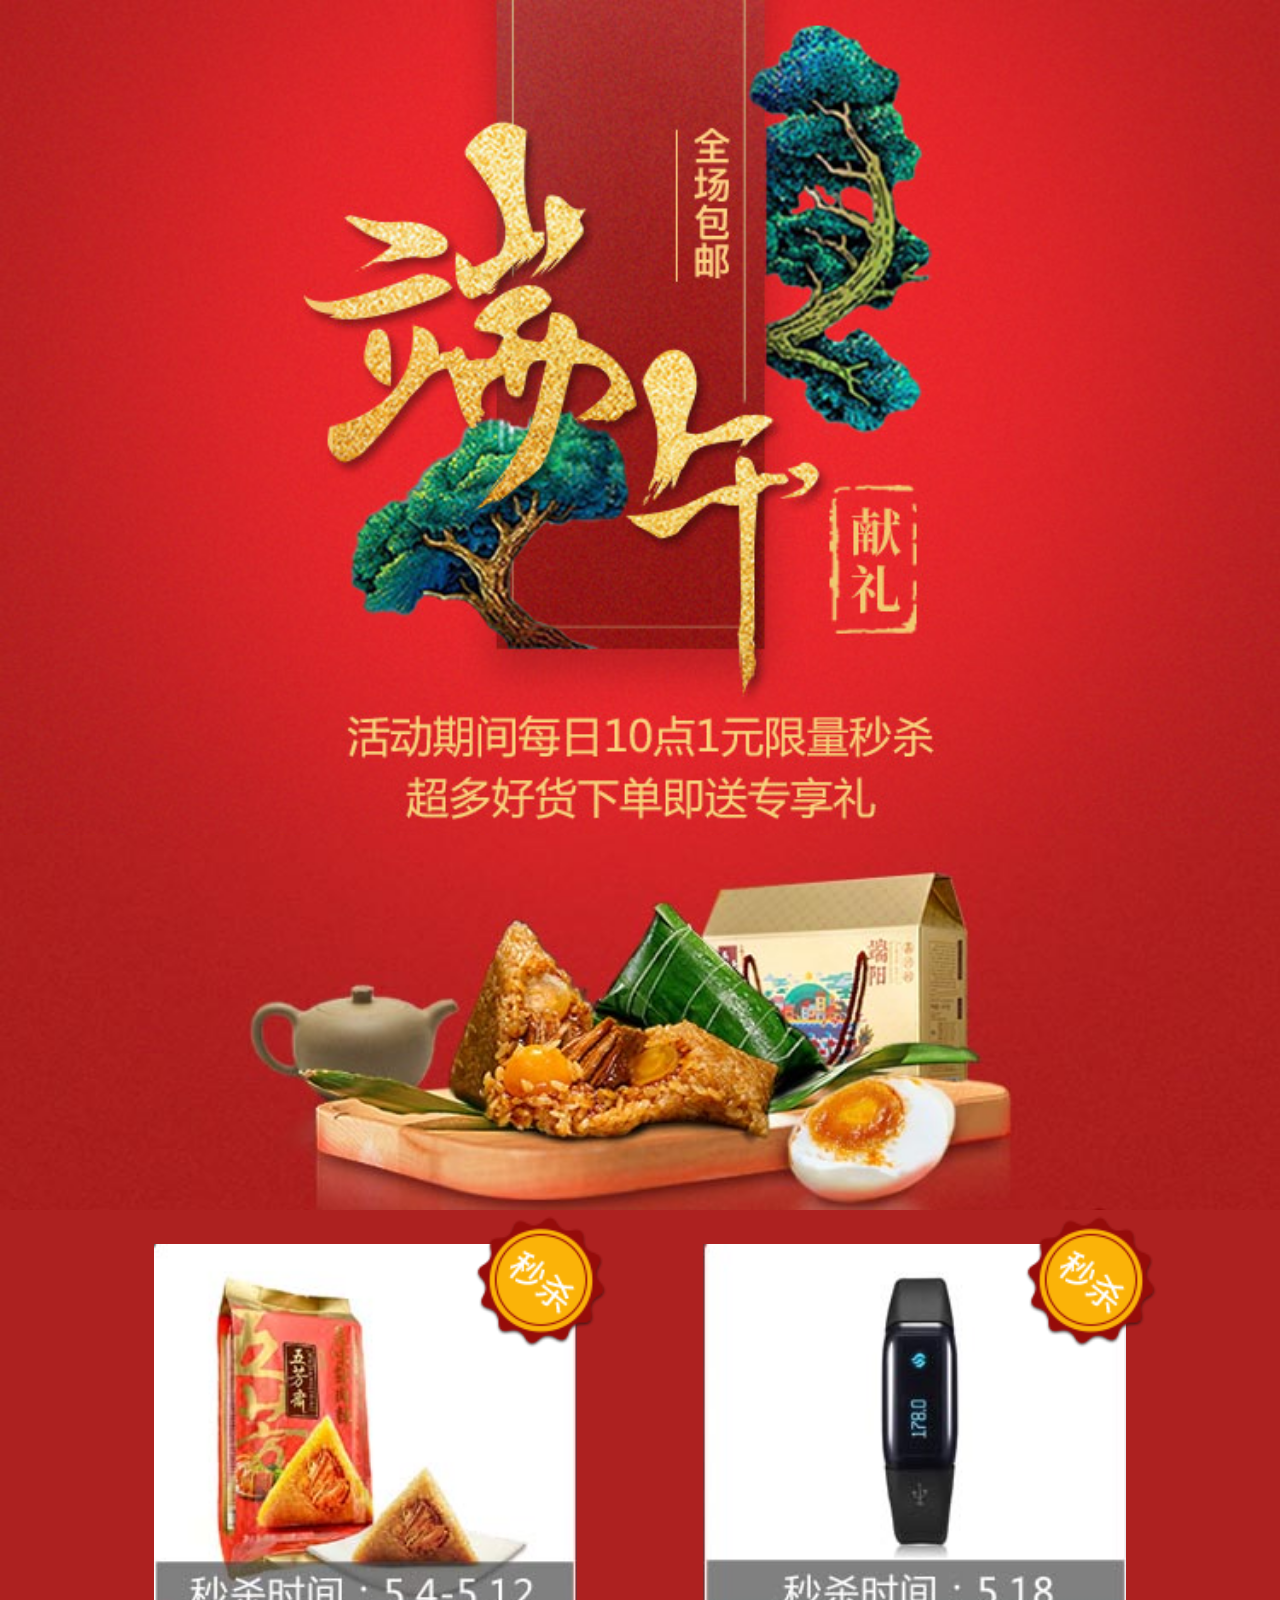
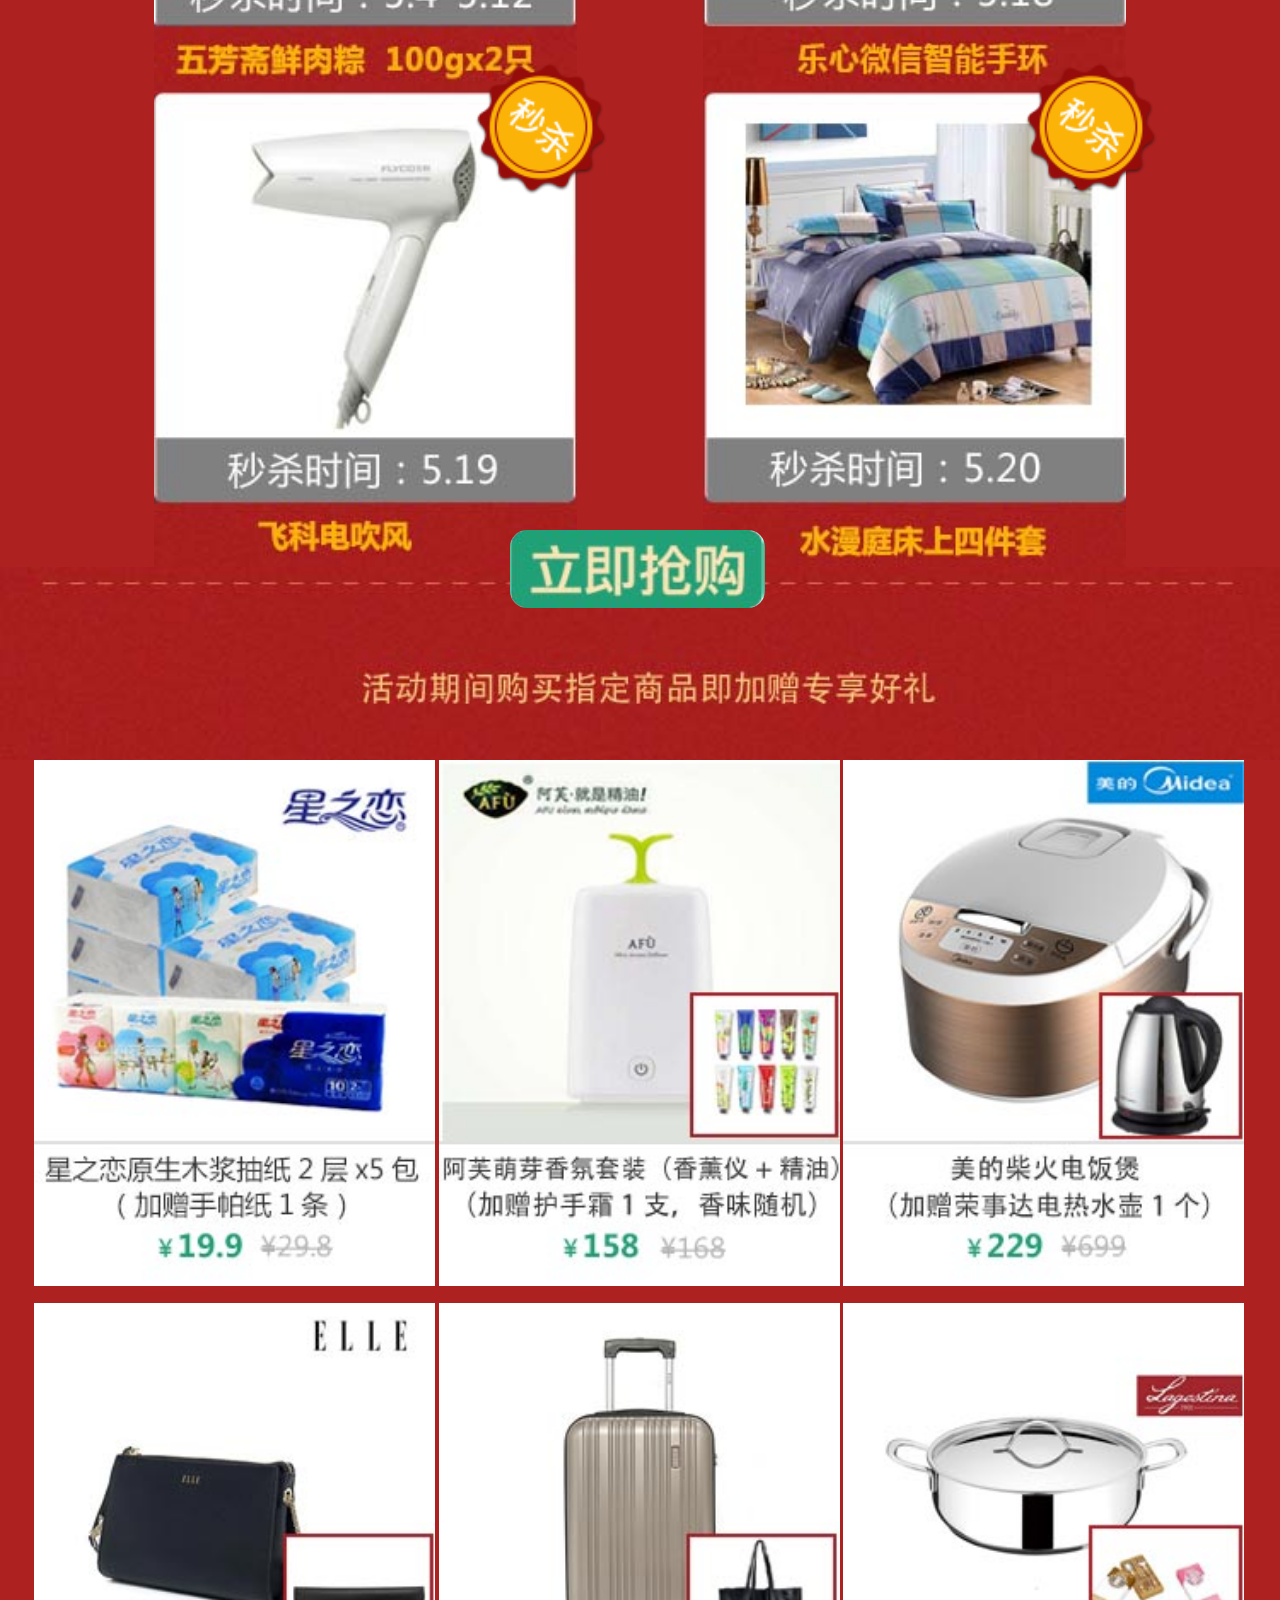
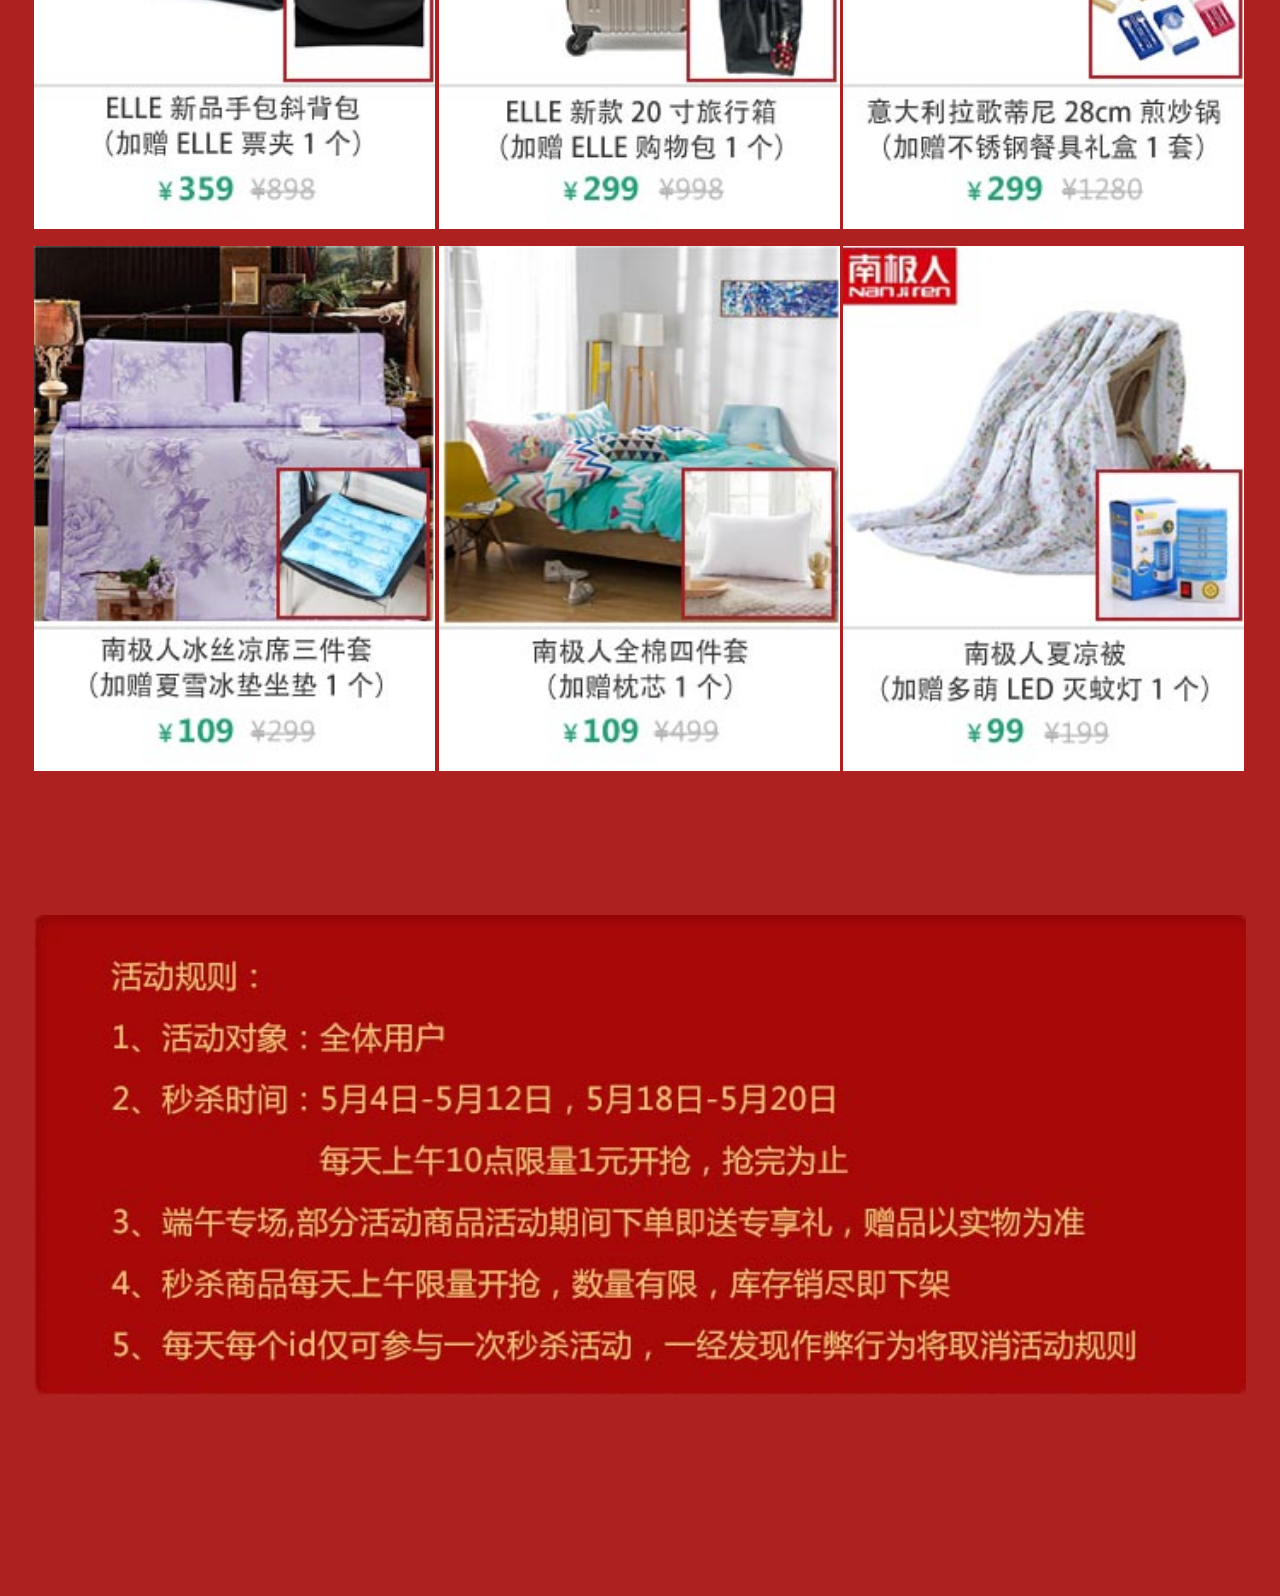
<file: duanwu/index.html>
<!DOCTYPE html>
<html>
<head>
<meta charset="utf-8">
<meta name="viewport" content="width=device-width,initial-scale=1.0,maximum-scale=1.0,user-scalable=no" />
<meta name="apple-touch-fullscreen" content="YES" />
<meta name="format-detection" content="telephone=no" />
<meta name="apple-mobile-web-app-capable" content="yes" />
<meta name="apple-touch-fullscreen" content="yes" />
<meta name="apple-mobile-web-app-status-bar-style" content="black" />
<!-- <link rel="stylesheet" type="text/css" href="framework/css/reset.css" /> -->
<link rel="stylesheet" type="text/css" href="app/css/index.css" />
<title>端午外发</title>
<script type="text/javascript">
	//auto adaptation
	var calculate_size = function () {
		var BASE_FONT_SIZE = 100;

		var docEl = document.documentElement,
			clientWidth = docEl.clientWidth;
		if (!clientWidth) return;
		docEl.style.fontSize = BASE_FONT_SIZE * (clientWidth / 750) + 'px';
	};

	// Abort if browser does not support addEventListener
	if (document.addEventListener) {
		var resizeEvt = 'orientationchange' in window ? 'orientationchange' : 'resize';
		window.addEventListener(resizeEvt, calculate_size, false);
		document.addEventListener('DOMContentLoaded', calculate_size, false);
		calculate_size();
	}

</script>
<style type="text/css">
</style>
</head>
<body data-channelId="5089AvcP8m">
    <div class="box">
         <img class="main" src="./app/images/head.jpg">
         <img class="main" src="./app/images/pic_02.jpg">
         <div class="miaosha">
             <ul class="clearfix" id="msList">
                 <li>
                     <a href="##">
                        <img src="./app/images/wfz.jpg" alt="五芳斋粽子">
                     </a>
                     <span class="ms-logo">
                         <img src="./app/images/ms_03.png">
                     </span>
                 </li>
                 <li>
                     <a href="##">
                        <img src="./app/images/wxsh.jpg" alt="微信手环">
                    </a>
                    <span class="ms-logo">
                         <img src="./app/images/ms_03.png">
                    </span>
                 </li>
                 <li>
                     <a href="##">
                        <img src="./app/images/fkdf.jpg" alt="飞科吹风机">
                    </a>
                    <span class="ms-logo">
                         <img src="./app/images/ms_03.png">
                     </span>
                 </li>
                 <li>
                     <a href="##">
                        <img src="./app/images/sjt.jpg" alt="水漫庭床上四件套">
                    </a>
                    <span class="ms-logo">
                         <img src="./app/images/ms_03.png">
                     </span>
                 </li>
             </ul>
             <div class="button"></div>
         </div>
         <img class="main" src="./app/images/gift.jpg">
         <div class="giftList">
             <ul class="clearfix" id="giftList">
                 <li>
                     <a href="##">
                         <img src="./app/images/gift_01.jpg">
                     </a>
                 </li>
                 <li>
                     <a href="##">
                         <img src="./app/images/gift_02.jpg">
                     </a>
                 </li>
                 <li class="clearMargin">
                     <a href="##">
                         <img src="./app/images/gift_03.jpg">
                     </a>
                 </li>
                 <li>
                     <a href="##">
                         <img src="./app/images/gift_04.jpg">
                     </a>
                 </li>
                 <li>
                     <a href="##">
                         <img src="./app/images/gift_05.jpg">
                     </a>
                 </li>
                 <li class="clearMargin">
                     <a href="##">
                         <img src="./app/images/gift_06.jpg">
                     </a>
                 </li>
                 <li>
                     <a href="##">
                         <img src="./app/images/gift_07.jpg">
                     </a>
                 </li>
                 <li>
                     <a href="##">
                         <img src="./app/images/gift_08.jpg">
                     </a>
                 </li>
                 <li class="clearMargin">
                     <a href="##">
                         <img src="./app/images/gift_09.jpg">
                     </a>
                 </li>
             </ul>
         </div>
         <img class="rulesText" src="./app/images/text.jpg">
    </div>
</body>
</html>
</file>
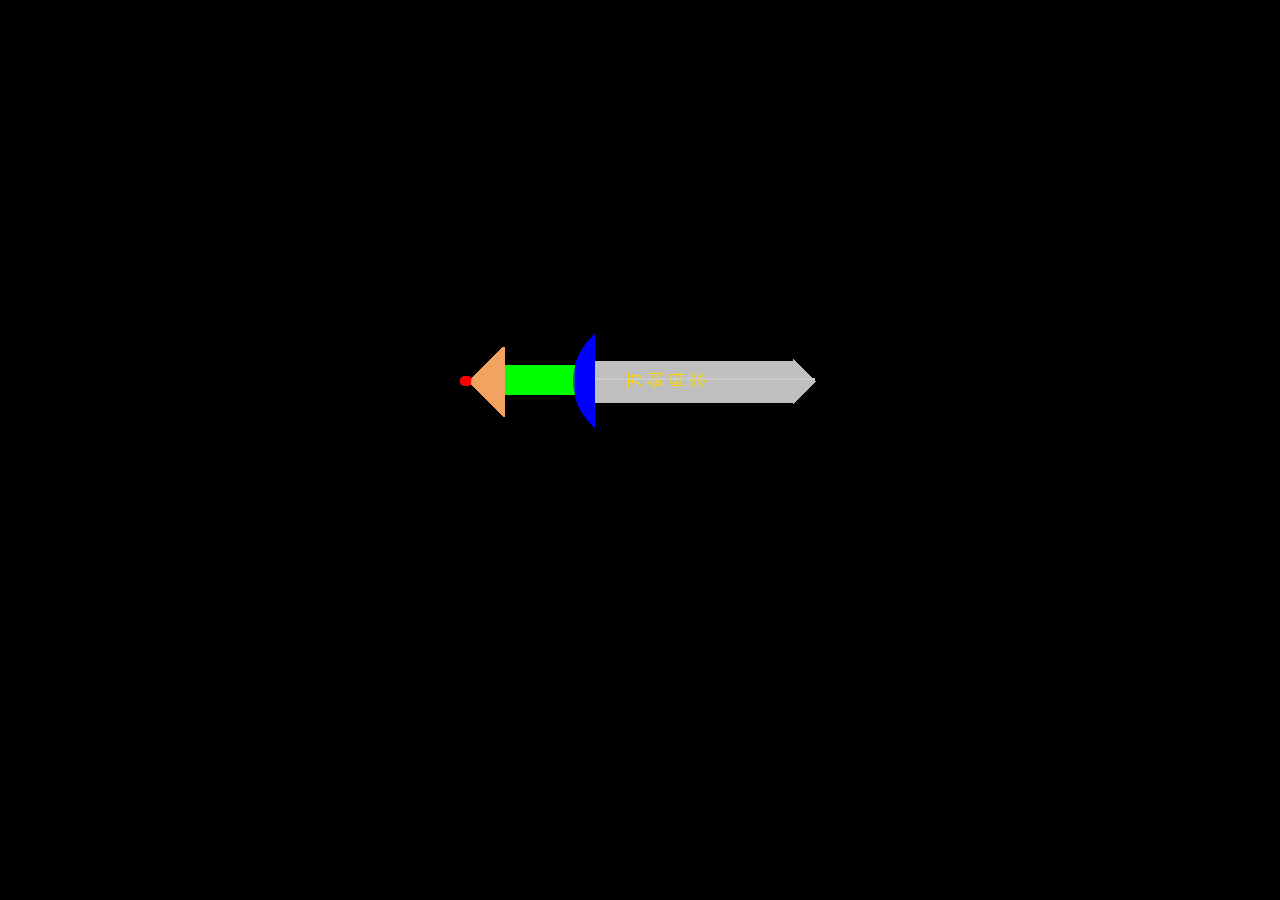
<file: wanjianguizong/index.html>
<!DOCTYPE html>
<html lang="en">
<head>
	<meta charset="UTF-8">
	<title>Document</title>
	<link rel="stylesheet" href="style.css">
</head>
<body>
	<div class="include">
		<div class="include-lay1">
			<div class="lay1">
				<div class="sword one">
					<div class="circle"></div>
					<div class="sword-top">
						<div class="sword-top-inner"></div>
					</div>
					<div class="sword-hand"></div>
					<div class="sword-foot">
						<div class="sword-foot-inner"></div>
					</div>
					<div class="sword-body">
							<div class="sword-body-part1"></div>
							<div class="sword-body-part2">
								<div class="sword-body-part2-inner"></div>
							</div>
					</div>
					<div class="sword-body-line"></div>
				</div>
				<div class="sword two">
					<div class="circle"></div>
					<div class="sword-top">
						<div class="sword-top-inner"></div>
					</div>
					<div class="sword-hand"></div>
					<div class="sword-foot">
						<div class="sword-foot-inner"></div>
					</div>
					<div class="sword-body">
							<div class="sword-body-part1"></div>
							<div class="sword-body-part2">
								<div class="sword-body-part2-inner"></div>
							</div>
					</div>
					<div class="sword-body-line"></div>
				</div>
				<div class="sword three">
					<div class="circle"></div>
					<div class="sword-top">
						<div class="sword-top-inner"></div>
					</div>
					<div class="sword-hand"></div>
					<div class="sword-foot">
						<div class="sword-foot-inner"></div>
					</div>
					<div class="sword-body">
							<div class="sword-body-part1"></div>
							<div class="sword-body-part2">
								<div class="sword-body-part2-inner"></div>
							</div>
					</div>
					<div class="sword-body-line"></div>
				</div>
				<div class="sword four">
					<div class="circle"></div>
					<div class="sword-top">
						<div class="sword-top-inner"></div>
					</div>
					<div class="sword-hand"></div>
					<div class="sword-foot">
						<div class="sword-foot-inner"></div>
					</div>
					<div class="sword-body">
							<div class="sword-body-part1"></div>
							<div class="sword-body-part2">
								<div class="sword-body-part2-inner"></div>
							</div>
					</div>
					<div class="sword-body-line"></div>
				</div>
				<div class="sword five">
					<div class="circle"></div>
					<div class="sword-top">
						<div class="sword-top-inner"></div>
					</div>
					<div class="sword-hand"></div>
					<div class="sword-foot">
						<div class="sword-foot-inner"></div>
					</div>
					<div class="sword-body">
							<div class="sword-body-part1"></div>
							<div class="sword-body-part2">
								<div class="sword-body-part2-inner"></div>
							</div>
					</div>
					<div class="sword-body-line"></div>
				</div>
				<div class="sword six">
					<div class="circle"></div>
					<div class="sword-top">
						<div class="sword-top-inner"></div>
					</div>
					<div class="sword-hand"></div>
					<div class="sword-foot">
						<div class="sword-foot-inner"></div>
					</div>
					<div class="sword-body">
							<div class="sword-body-part1"></div>
							<div class="sword-body-part2">
								<div class="sword-body-part2-inner"></div>
							</div>
					</div>
					<div class="sword-body-line"></div>
				</div>
				<div class="sword seven">
					<div class="circle"></div>
					<div class="sword-top">
						<div class="sword-top-inner"></div>
					</div>
					<div class="sword-hand"></div>
					<div class="sword-foot">
						<div class="sword-foot-inner"></div>
					</div>
					<div class="sword-body">
							<div class="sword-body-part1"></div>
							<div class="sword-body-part2">
								<div class="sword-body-part2-inner"></div>
							</div>
					</div>
					<div class="sword-body-line"></div>
				</div>
				<div class="sword eight">
					<div class="circle"></div>
					<div class="sword-top">
						<div class="sword-top-inner"></div>
					</div>
					<div class="sword-hand"></div>
					<div class="sword-foot">
						<div class="sword-foot-inner"></div>
					</div>
					<div class="sword-body">
							<div class="sword-body-part1"></div>
							<div class="sword-body-part2">
								<div class="sword-body-part2-inner"></div>
							</div>
					</div>
					<div class="sword-body-line"></div>
				</div>
				<div class="sword nine">
					<div class="circle"></div>
					<div class="sword-top">
						<div class="sword-top-inner"></div>
					</div>
					<div class="sword-hand"></div>
					<div class="sword-foot">
						<div class="sword-foot-inner"></div>
					</div>
					<div class="sword-body">
							<div class="sword-body-part1"></div>
							<div class="sword-body-part2">
								<div class="sword-body-part2-inner"></div>
							</div>
					</div>
					<div class="sword-body-line"></div>
				</div>
				<div class="sword ten">
					<div class="circle"></div>
					<div class="sword-top">
						<div class="sword-top-inner"></div>
					</div>
					<div class="sword-hand"></div>
					<div class="sword-foot">
						<div class="sword-foot-inner"></div>
					</div>
					<div class="sword-body">
							<div class="sword-body-part1"></div>
							<div class="sword-body-part2">
								<div class="sword-body-part2-inner"></div>
							</div>
					</div>
					<div class="sword-body-line"></div>
				</div>
				<div class="sword eleven">
					<div class="circle"></div>
					<div class="sword-top">
						<div class="sword-top-inner"></div>
					</div>
					<div class="sword-hand"></div>
					<div class="sword-foot">
						<div class="sword-foot-inner"></div>
					</div>
					<div class="sword-body">
							<div class="sword-body-part1"></div>
							<div class="sword-body-part2">
								<div class="sword-body-part2-inner"></div>
							</div>
					</div>
					<div class="sword-body-line"></div>
				</div>
				<div class="sword twelve">
					<div class="circle"></div>
					<div class="sword-top">
						<div class="sword-top-inner"></div>
					</div>
					<div class="sword-hand"></div>
					<div class="sword-foot">
						<div class="sword-foot-inner"></div>
					</div>
					<div class="sword-body">
							<div class="sword-body-part1"></div>
							<div class="sword-body-part2">
								<div class="sword-body-part2-inner"></div>
							</div>
					</div>
					<div class="sword-body-line"></div>
				</div>
				<div class="sword thirteen">
					<div class="circle"></div>
					<div class="sword-top">
						<div class="sword-top-inner"></div>
					</div>
					<div class="sword-hand"></div>
					<div class="sword-foot">
						<div class="sword-foot-inner"></div>
					</div>
					<div class="sword-body">
							<div class="sword-body-part1"></div>
							<div class="sword-body-part2">
								<div class="sword-body-part2-inner"></div>
							</div>
					</div>
					<div class="sword-body-line"></div>
				</div>
				<div class="sword fourteen">
					<div class="circle"></div>
					<div class="sword-top">
						<div class="sword-top-inner"></div>
					</div>
					<div class="sword-hand"></div>
					<div class="sword-foot">
						<div class="sword-foot-inner"></div>
					</div>
					<div class="sword-body">
							<div class="sword-body-part1"></div>
							<div class="sword-body-part2">
								<div class="sword-body-part2-inner"></div>
							</div>
					</div>
					<div class="sword-body-line"></div>
				</div>
				<div class="sword fiveteen">
					<div class="circle"></div>
					<div class="sword-top">
						<div class="sword-top-inner"></div>
					</div>
					<div class="sword-hand"></div>
					<div class="sword-foot">
						<div class="sword-foot-inner"></div>
					</div>
					<div class="sword-body">
							<div class="sword-body-part1"></div>
							<div class="sword-body-part2">
								<div class="sword-body-part2-inner"></div>
							</div>
					</div>
					<div class="sword-body-line"></div>
				</div>
				<div class="sword sixteen">
					<div class="circle"></div>
					<div class="sword-top">
						<div class="sword-top-inner"></div>
					</div>
					<div class="sword-hand"></div>
					<div class="sword-foot">
						<div class="sword-foot-inner"></div>
					</div>
					<div class="sword-body">
							<div class="sword-body-part1"><span>万剑归宗</span></div>
							<div class="sword-body-part2">
								<div class="sword-body-part2-inner"></div>
							</div>
					</div>
					<div class="sword-body-line"></div>
				</div>
			</div>
		</div>
		<div class="lay3"></div>
	</div>
</body>
</html>
</file>
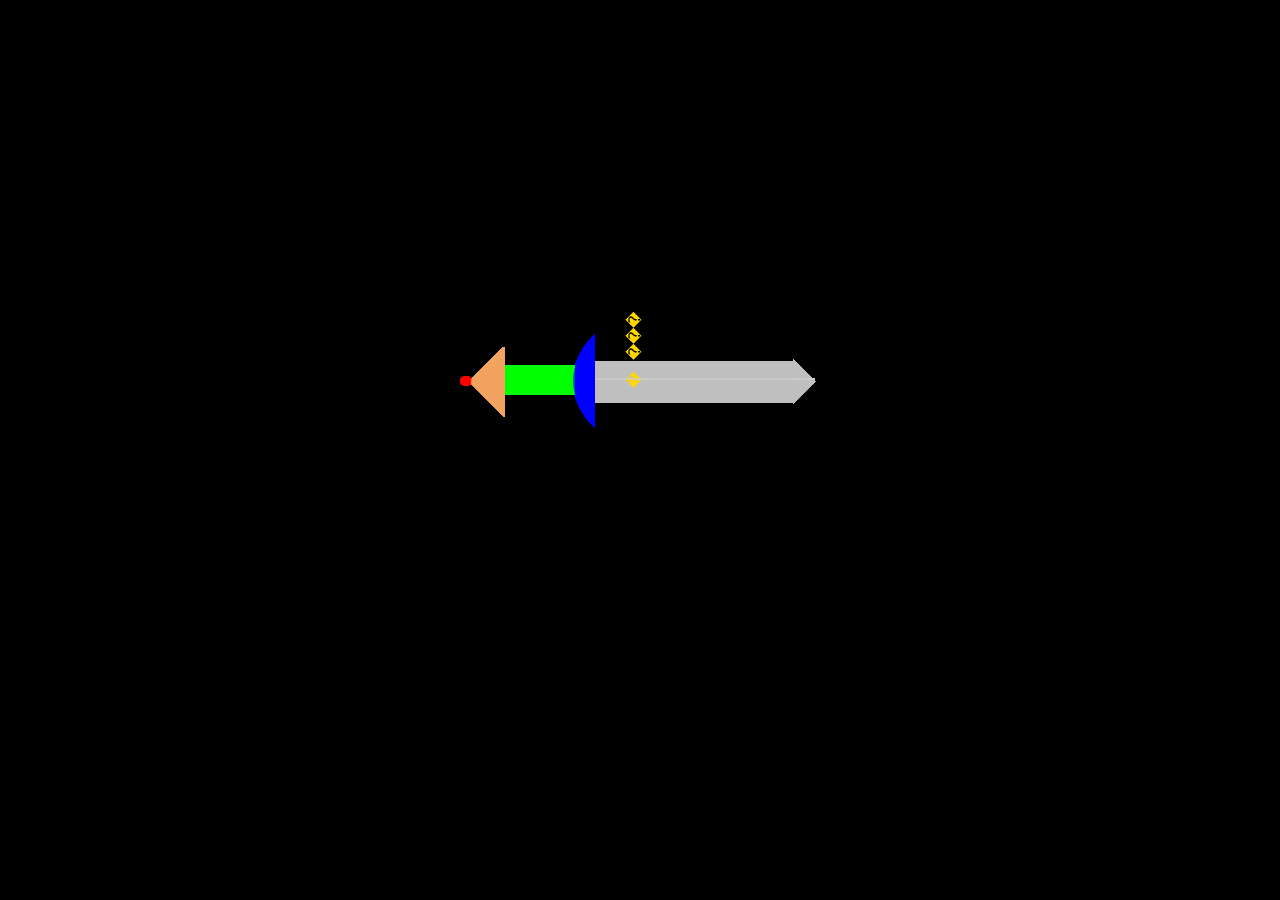
<file: wanjianguizong/万剑归宗.html>
<!DOCTYPE html>
<html lang="en">
<head>
	<meta charset="UTF-8">
	<title>Document</title>
	<!-- <link rel="stylesheet" href="style.css"> -->
	<style>
		* {
	margin: 0;
	padding: 0;
}
body {
	background-color: #000;
}



/*����include-lay1�����Ա����齣����3DЧ��*/
.include-lay1 {
	width: 100px;
	height: 360px;
	margin: 200px auto;
	transform-style: preserve-3d;
	perspective: 1000px;
	/*transition: all 10000s linear;*/
	/*animation-name: swords;
	animation-duration: 20s;
	animation-timing-function: linear;
	animation-delay: 0s;
	animation-iteration-count: infinite;
	animation-direction: normal;*/
	/*animation-play-state: running;*/
	animation:30s swords linear infinite 8s;

}


/*����lay1�����Ա�ÿ�ѽ���3D�ռ���е���λ��*/
.lay1 {
	position: relative;
	width: 100px;
	height: 360px;
	transform-style: preserve-3d;
	perspective: 1000px;
	/*transition: all 10s ;*/
	transform: rotateZ(-90deg);
}



/*����ÿ�ѽ��ĺ����Լ��������潣�ĸ�������*/
.sword {
	width: 100px;
	height: 360px;
	/*border: 1px solid #000;*/
	position: absolute;
}
 
.circle {
	width: 10px;
	height: 12px;
	background-color: rgba(255,0,0,.5);
	border-radius: 50%;
	position: absolute;
	top: 0;
	left: 44px;
}

.sword-top {
	width: 70px;
	height: 70px;
	position: absolute;
	overflow: hidden;
	top: -25px;
	left: 13px;
	transform: rotate(180deg) ;
}
.sword-top .sword-top-inner {
	width: 55px;
	height: 55px;
	background-color: rgba(244,164,96,.5);
	position: absolute;
	transform: rotate(45deg) ;
	top: -30px;
	left: 7px;
	border-bottom-right-radius: 5px;
	
}

.sword-hand {
	width: 30px;
	height: 70px;
	background-color: rgba(0,255,0,.5);
	position: absolute;
	top: 45px ;
	left: 35px;
}

.sword-foot {
	width: 100px;
	height: 30px;
	/*background-color: yellow;*/
	position: absolute;
	top: 105px;
	overflow: hidden;
	transform: rotate(180deg);
}
.sword-foot-inner {
	width: 66px;
	height: 66px;
	background-color: rgba(0,0,255,.5);
	border-bottom-left-radius:60px; 
	position: absolute;
	transform: rotate(-45deg);
	top: -33px;
	left: 18px;
}


.sword-body .sword-body-part1 {
	width: 42px;
	height: 200px;
	position: absolute;
	top: 135px;
	left: 27px;
	background-color: rgba(192,192,192,.5);
	border-color: rgba(192,192,192,.5);
}
.sword-body .sword-body-part1 span {
	display: inline-block;
	width: 20px;
	height: 100px;
	margin: 30px 5px 0px 15px;
	color: gold;
}
.sword-body .sword-body-part2 {
	width: 70px;
	height: 70px;
	/*border:1px solid blue;*/
	position: absolute;
	overflow: hidden;
	top: 333px;
	left: 13px;
	border-color: rgba(192,192,192,.5);
}
.sword-body .sword-body-part2-inner {
	width: 55px;
	height: 55px;
	background-color: rgba(192,192,192,.5);
	position: absolute;
	transform: rotate(45deg) ;
	top: -44px;
	left: 8px;
}
.sword-body-line {
	border-right: 2px solid rgba(208,208,208,.5);
	height: 220px;
	width: 1px;
	position: absolute;
	top: 135px;
	left: 49px;
}


/*��ÿ�ѽ��������ö�����λ�ü���С����*/

.one {
	/*transform: rotateX(22.5deg) rotateZ(90deg) translateZ(200px) scale(0.3);*/
	
	animation:20s s-one linear infinite 0s;
}
.two {
	/*transform: rotateX(45deg) rotateZ(90deg) translateZ(200px) scale(0.33);*/
	
	animation:20s s-two linear infinite 0s;
}
.three {
	/*transform: rotateX(67.5deg) rotateZ(90deg) translateZ(200px) scale(0.39);*/
	
	animation:20s s-three linear infinite 0s;
}
.four {
	/*transform: rotateX(90deg) rotateZ(90deg) translateZ(200px) scale(0.45);*/
	
	animation:20s s-four linear infinite 0s;
}
.five {
	/*transform: rotateX(112.5deg) rotateZ(90deg) translateZ(200px) scale(0.5);*/
	
	animation:20s s-five linear infinite 0s;
}
.six {
	/*transform: rotateX(135deg) rotateZ(90deg) translateZ(200px) scale(0.55);*/
	
	animation:20s s-six linear infinite 0s;
}
.seven {
	/*transform: rotateX(157.5deg) rotateZ(90deg) translateZ(200px) scale(0.6);*/
	
	animation:20s s-seven linear infinite 0s;
}
.eight {
	/*transform: rotateX(180deg) rotateZ(90deg) translateZ(200px) scale(0.6);*/
	
	animation:20s s-eight linear infinite 0s;
}
.nine {
	/*transform: rotateX(202.5deg) rotateZ(90deg) translateZ(200px) scale(0.58);*/
	
	animation:20s s-nine linear infinite 0s;
}
.ten {
	/*transform: rotateX(225deg) rotateZ(90deg) translateZ(200px) scale(0.55);*/
	
	animation:20s s-ten linear infinite 0s;
}
.eleven {
	/*transform: rotateX(247.5deg) rotateZ(90deg) translateZ(200px) scale(0.48);*/
	
	animation:20s s-eleven linear infinite 0s;
}
.twelve {
	/*transform: rotateX(270deg) rotateZ(90deg) translateZ(200px) scale(0.4);*/
	
	animation:20s s-twelve linear infinite 0s;
}
.thirteen {
	/*transform: rotateX(292.5deg) rotateZ(90deg) translateZ(200px) scale(0.35);*/
	
	animation:20s s-thirteen linear infinite 0s;
}
.fourteen {
	/*transform: rotateX(315deg) rotateZ(90deg) translateZ(200px) scale(0.3);*/
	
	animation:20s s-fourteen linear infinite 0s;
}
.fiveteen {
	/*transform: rotateX(337.5deg) rotateZ(90deg) translateZ(200px) scale(0.28);*/
	
	animation:20s s-fiveteen linear infinite 0s;
}
.sixteen {
	/*transform: rotateX(0deg) rotateZ(90deg) translateZ(200px) scale(0.28);*/
	
	animation:20s s-sixteen linear infinite 0s;
} 



/*��ÿһ�ѽ������ж�������  start*/

@keyframes s-one
{
			/*��ʾһ����ֱ�Ľ�*/
	1% {
		transform: rotateX(90deg) rotateZ(90deg) translateZ(0px) scale(2);
	
	}
	20% {
		transform: rotateX(0deg) rotateZ(90deg) translateZ(0px) scale(2);
	
	}
			/*չ��һ�Ž�*/
	21% {
		transform: rotateX(0deg) rotateZ(90deg) translateX(680px) scale(0.9);
	
	}
			/*����ϸ�������һȦ�ٹ�λ*/
	25% {
		transform: rotateX(360deg) rotateZ(90deg) translateX(680px) scale(0.9);
	
	}
	30% {
		transform: rotateX(0deg) rotateZ(90deg) translateX(680px) scale(0.9);
	
	}
		/*�ų�V����*/
	35% {
		transform: rotateX(0deg) rotateZ(90deg) translateX(2200px)
		 translateZ(-1500px) scale(0.9);
	}
			/*�γ�һ��Ȧ*/
	40% {
		transform: rotateX(22.5deg) rotateZ(90deg) translateZ(200px) scale(0.3);
	}
	80% {
		transform: rotateX(22.5deg) rotateZ(90deg) translateZ(200px) scale(0.3);
	}
}

@keyframes s-two
{
	1% {
		transform: rotateX(90deg) rotateZ(90deg) translateZ(0px) scale(2);
	
	}
	20% {
		transform: rotateX(0deg) rotateZ(90deg) translateZ(0px) scale(2);
	
	}
	21% {
		transform: rotateX(0deg) rotateZ(90deg) translateX(590px) scale(0.9);
	
	}
	25% {
		transform: rotateX(360deg) rotateZ(90deg) translateX(590px) scale(0.9);
	
	}
	30% {
		transform: rotateX(0deg) rotateZ(90deg) translateX(590px) scale(0.9);
	
	}
	35% {
		transform: rotateX(0deg) rotateZ(90deg) translateX(1700px)
		 translateZ(-1200px) scale(0.9);
	}
	40% {
		transform: rotateX(45deg) rotateZ(90deg) translateZ(200px) scale(0.33);
	}
	80% {
		transform: rotateX(45deg) rotateZ(90deg) translateZ(200px) scale(0.33);
	}
}

@keyframes s-three
{
	1% {
		transform: rotateX(90deg) rotateZ(90deg) translateZ(0px) scale(2);
	
	}
	20% {
		transform: rotateX(0deg) rotateZ(90deg) translateZ(0px) scale(2);
	
	}
	21% {
		transform: rotateX(0deg) rotateZ(90deg) translateX(500px) scale(0.9);
	
	}
	30% {
		transform: rotateX(0deg) rotateZ(90deg) translateX(500px) scale(0.9);
	
	}
	35% {
		transform: rotateX(0deg) rotateZ(90deg) translateX(1300px)
		 translateZ(-900px) scale(0.9);
	}
	40% {
		transform: rotateX(67.5deg) rotateZ(90deg) translateZ(200px) scale(0.39);
	}
	80% {
		transform: rotateX(67.5deg) rotateZ(90deg) translateZ(200px) scale(0.39);
	}
}

@keyframes s-four
{
	1% {
		transform: rotateX(90deg) rotateZ(90deg) translateZ(0px) scale(2);
	
	}
	20% {
		transform: rotateX(0deg) rotateZ(90deg) translateZ(0px) scale(2);
	
	}
	21% {
		transform: rotateX(0deg) rotateZ(90deg) translateX(410px) scale(0.9);
	
	}
	30% {
		transform: rotateX(0deg) rotateZ(90deg) translateX(410px) scale(0.9);
	
	}
	35% {
		transform: rotateX(0deg) rotateZ(90deg) translateX(990px)
		 translateZ(-700px) scale(0.9);
	}
	40% {
		transform: rotateX(90deg) rotateZ(90deg) translateZ(200px) scale(0.45);
	}
	80% {
		transform: rotateX(90deg) rotateZ(90deg) translateZ(200px) scale(0.45);
	}
}


@keyframes s-five
{
	1% {
		transform: rotateX(90deg) rotateZ(90deg) translateZ(00px) scale(2);
	
	}
	20% {
		transform: rotateX(0deg) rotateZ(90deg) translateZ(0px) scale(2);
	
	}
	21% {
		transform: rotateX(0deg) rotateZ(90deg) translateX(320px) scale(0.9);
	
	}
	30% {
		transform: rotateX(0deg) rotateZ(90deg) translateX(320px) scale(0.9);
	
	}
	35% {
		transform: rotateX(0deg) rotateZ(90deg) translateX(730px)
		 translateZ(-500px) scale(0.9);
	}
	40% {
		transform: rotateX(112.5deg) rotateZ(90deg) translateZ(200px) scale(0.5);
	}
	80% {
		transform: rotateX(112.5deg) rotateZ(90deg) translateZ(200px) scale(0.5);
	}
}

@keyframes s-six
{
	1% {
		transform: rotateX(90deg) rotateZ(90deg) translateZ(00px) scale(2);
	
	}
	20% {
		transform: rotateX(0deg) rotateZ(90deg) translateZ(0px) scale(2);
	
	}
	21% {
		transform: rotateX(0deg) rotateZ(90deg) translateX(230px) scale(0.9);
	
	}
	30% {
		transform: rotateX(0deg) rotateZ(90deg) translateX(230px) scale(0.9);
	
	}
	35% {
		transform: rotateX(0deg) rotateZ(90deg) translateX(470px)
		 translateZ(-290px) scale(0.9);
	}
	40% {
		transform: rotateX(135deg) rotateZ(90deg) translateZ(200px) scale(0.55);
	}
	80% {
		transform: rotateX(135deg) rotateZ(90deg) translateZ(200px) scale(0.55);
	}
}

@keyframes s-seven
{
	1% {
		transform: rotateX(90deg) rotateZ(90deg) translateZ(00px) scale(2);
	
	}
	20% {
		transform: rotateX(0deg) rotateZ(90deg) translateZ(0px) scale(2);
	
	}
	
	21% {
		transform: rotateX(0deg) rotateZ(90deg) translateX(140px) scale(0.9);
	
	}
	30% {
		transform: rotateX(0deg) rotateZ(90deg) translateX(140px) scale(0.9);
	
	}
	35% {
		transform: rotateX(0deg) rotateZ(90deg) translateX(250px)
		 translateZ(-100px) scale(0.9);
	}
	40% {
		transform: rotateX(157.5deg) rotateZ(90deg) translateZ(200px) scale(0.6);
	}
	80% {
		transform: rotateX(157.5deg) rotateZ(90deg) translateZ(200px) scale(0.6);
	}
}

@keyframes s-eight
{
	1% {
		transform: rotateX(90deg) rotateZ(90deg) translateZ(00px) scale(2);
	
	}
	20% {
		transform: rotateX(0deg) rotateZ(90deg) translateZ(0px) scale(2);
	
	}
	21% {
		transform: rotateX(0deg) rotateZ(90deg) translateX(-140px) scale(0.9);
	
	}
	/*25% {
		transform: rotateX(360deg) rotateZ(90deg) translateX(-140px) scale(0.9);
	
	}*/
	30% {
		transform: rotateX(0deg) rotateZ(90deg) translateX(-140px) scale(0.9);
	
	}
	35% {
		transform: rotateX(0deg) rotateZ(90deg) translateX(-250px)
		 translateZ(-100px) scale(0.9);
	}
	40% {
		transform: rotateX(180deg) rotateZ(90deg) translateZ(200px) scale(0.6);
	}
	80% {
		transform: rotateX(180deg) rotateZ(90deg) translateZ(200px) scale(0.6);
	}
}


@keyframes s-nine
{
	1% {
		transform: rotateX(90deg) rotateZ(90deg) translateZ(00px) scale(2);
	
	}
	20% {
		transform: rotateX(0deg) rotateZ(90deg) translateZ(0px) scale(2);
	
	}
	21% {
		transform: rotateX(0deg) rotateZ(90deg) translateX(-230px) scale(0.9);
		/*background-color: #000;*/
	
	}
	/*25% {
		transform: rotateX(360deg) rotateZ(90deg) translateX(-230px) scale(0.9);
	
	}*/
	30% {
		transform: rotateX(0deg) rotateZ(90deg) translateX(-250px) scale(0.9);
	
	}
	35% {
		transform: rotateX(0deg) rotateZ(90deg) translateX(-470px)
		 translateZ(-290px) scale(0.9);
	}
	40% {
		transform: rotateX(202.5deg) rotateZ(90deg) translateZ(200px) scale(0.58);
	}
	80% {
		transform: rotateX(202.5deg) rotateZ(90deg) translateZ(200px) scale(0.58);
	}
}

@keyframes s-ten
{
	1% {
		transform: rotateX(90deg) rotateZ(90deg) translateZ(00px) scale(2);
	
	}20% {
		transform: rotateX(0deg) rotateZ(90deg) translateZ(0px) scale(2);
	
	}
	21% {
		transform: rotateX(0deg) rotateZ(90deg) translateX(-320px) scale(0.9);
	
	}
	/*25% {
		transform: rotateX(360deg) rotateZ(90deg) translateX(-320px) scale(0.9);
	
	}*/
	30% {
		transform: rotateX(0deg) rotateZ(90deg) translateX(-320px) scale(0.9);
	
	}
	35% {
		transform: rotateX(0deg) rotateZ(90deg) translateX(-730px)
		 translateZ(-500px) scale(0.9);
	}
	40% {
		transform: rotateX(225deg) rotateZ(90deg) translateZ(200px) scale(0.55);
	}
	80% {
		transform: rotateX(225deg) rotateZ(90deg) translateZ(200px) scale(0.55);
	}
}

@keyframes s-eleven
{
	1% {
		transform: rotateX(90deg) rotateZ(90deg) translateZ(00px) scale(2);
	
	}
	20% {
		transform: rotateX(0deg) rotateZ(90deg) translateZ(0px) scale(2);
	
	}
	21% {
		transform: rotateX(0deg) rotateZ(90deg) translateX(-410px) scale(0.9);
	
	}
	/*25% {
		transform: rotateX(360deg) rotateZ(90deg) translateX(-410px) scale(0.9);
	
	}*/
	30% {
		transform: rotateX(0deg) rotateZ(90deg) translateX(-410px) scale(0.9);
	
	}
	35% {
		transform: rotateX(0deg) rotateZ(90deg) translateX(-990px)
		 translateZ(-700px) scale(0.9);
	}
	40% {
		transform: rotateX(247.5deg) rotateZ(90deg) translateZ(200px) scale(0.48);
	}
	80% {
		transform: rotateX(247.5deg) rotateZ(90deg) translateZ(200px) scale(0.48);
	}
}

@keyframes s-twelve
{
	1% {
		transform: rotateX(90deg) rotateZ(90deg) translateZ(00px) scale(2);
	
	}
	20% {
		transform: rotateX(0deg) rotateZ(90deg) translateZ(0px) scale(2);
	
	}
	21% {
		transform: rotateX(0deg) rotateZ(90deg) translateX(-500px) scale(0.9);
	
	}
	/*25% {
		transform: rotateX(360deg) rotateZ(90deg) translateX(-500px) scale(0.9);
	
	}*/
	30% {
		transform: rotateX(0deg) rotateZ(90deg) translateX(-500px) scale(0.9);
	
	}
	35% {
		transform: rotateX(0deg) rotateZ(90deg) translateX(-1300px)
		 translateZ(-900px) scale(0.9);
	}
	40% {
		transform: rotateX(270deg) rotateZ(90deg) translateZ(200px) scale(0.4);
	}
	80% {
		transform: rotateX(270deg) rotateZ(90deg) translateZ(200px) scale(0.4);
	}
}


@keyframes s-thirteen
{
	1% {
		transform: rotateX(90deg) rotateZ(90deg) translateZ(00px) scale(2);
	
	}
	20% {
		transform: rotateX(0deg) rotateZ(90deg) translateZ(0px) scale(2);
	
	}
	22% {
		transform: rotateX(360deg) rotateZ(90deg) translateX(-590px) scale(0.9);
	
	}
	29% {
		transform: rotateX(360deg) rotateZ(90deg) translateX(-5900px) scale(0.9);
	
	}
	30% {
		transform: rotateX(0deg) rotateZ(90deg) translateX(-590px) scale(0.9);
	
	}
	35% {
		transform: rotateX(0deg) rotateZ(90deg) translateX(-1700px)
		 translateZ(-1200px) scale(0.9);
	}
	40% {
		transform: rotateX(292.5deg) rotateZ(90deg) translateZ(200px) scale(0.35);
	}
	80% {
		transform: rotateX(292.5deg) rotateZ(90deg) translateZ(200px) scale(0.35);
	}
}

@keyframes s-fourteen
{
	1% {
		transform: rotateX(90deg) rotateZ(90deg) translateZ(00px) scale(2);
	
	}
	20% {
		transform: rotateX(0deg) rotateZ(90deg) translateZ(0px) scale(2);
	
	}
	22% {
		transform: rotateX(0deg) rotateZ(90deg) translateX(-680px) scale(0.9);
	
	}
	29% {
		transform: rotateX(360deg) rotateZ(90deg) translateX(-680px) scale(0.9);
	
	}
	30% {
		transform: rotateX(0deg) rotateZ(90deg) translateX(-680px) scale(0.9);
	
	}
	35% {
		transform: rotateX(0deg) rotateZ(90deg) translateX(-2200px)
		 translateZ(-1500px) scale(0.9);
	}
	40% {
		transform: rotateX(315deg) rotateZ(90deg) translateZ(200px) scale(0.3);
	}
	80% {
		transform: rotateX(315deg) rotateZ(90deg) translateZ(200px) scale(0.3);
	}
}

@keyframes s-fiveteen
{
	1% {
		transform: rotateX(90deg) rotateZ(90deg) translateZ(00px) scale(2);
	
	}
	20% {
		transform: rotateX(0deg) rotateZ(90deg) translateZ(0px) scale(2);
	
	}
	22% {
		transform: rotateX(0deg) rotateZ(90deg) translateX(-770px) scale(0.9);
	
	}
	25% {
		transform: rotateX(360deg) rotateZ(90deg) translateX(-770px) scale(0.9);
	
	}
	30% {
		transform: rotateX(0deg) rotateZ(90deg) translateX(-770px) scale(0.9);
	
	}
	35% {
		transform: rotateX(0deg) rotateZ(90deg) translateX(-3000px)
		 translateZ(-2000px) scale(0.9);
	}
	40% {
		transform: rotateX(337.5deg) rotateZ(90deg) translateZ(200px) scale(0.28);
	}
	80% {
		transform: rotateX(337.5deg) rotateZ(90deg) translateZ(200px) scale(0.28);
	}
}

@keyframes s-sixteen
{
	1% {
		transform: rotateX(90deg) rotateZ(90deg) translateZ(00px) scale(2);
	
	}
	20% {
		transform: rotateX(0deg) rotateZ(90deg) translateZ(0px) scale(2);
	
	}
	21% {
		transform: rotateX(180deg) rotateZ(90deg) translateX(0px) scale(2.0);
	
	}
	30% {
		transform: rotateX(0deg) rotateZ(90deg) translateX(0px) scale(2.0);
	
	}
	40% {
		transform: rotateX(0deg) rotateZ(90deg) translateZ(200px) scale(0.28);
	}
	80% {
		transform: rotateX(0deg) rotateZ(90deg) translateZ(200px) scale(0.28);
	}

}

/*��ÿһ�ѽ������ж�������  end*/




/*������������ж�������*/
@keyframes swords 
{
	
	14% {
		transform: rotateY(500deg);
	}
	15% {
		transform: rotateX(90deg);
	}
	16% {
		transform: rotateX(90deg) rotateY(500deg);
	}
	20% {
		transform: rotateX(90deg) rotateY(500deg);
	}
	70%  {
		transform: rotateY(1800deg);
	}
}
	</style>
</head>
<body>
	<div class="include">
		<div class="include-lay1">
			<div class="lay1">
				<div class="sword one">
					<div class="circle"></div>
					<div class="sword-top">
						<div class="sword-top-inner"></div>
					</div>
					<div class="sword-hand"></div>
					<div class="sword-foot">
						<div class="sword-foot-inner"></div>
					</div>
					<div class="sword-body">
							<div class="sword-body-part1"></div>
							<div class="sword-body-part2">
								<div class="sword-body-part2-inner"></div>
							</div>
					</div>
					<div class="sword-body-line"></div>
				</div>
				<div class="sword two">
					<div class="circle"></div>
					<div class="sword-top">
						<div class="sword-top-inner"></div>
					</div>
					<div class="sword-hand"></div>
					<div class="sword-foot">
						<div class="sword-foot-inner"></div>
					</div>
					<div class="sword-body">
							<div class="sword-body-part1"></div>
							<div class="sword-body-part2">
								<div class="sword-body-part2-inner"></div>
							</div>
					</div>
					<div class="sword-body-line"></div>
				</div>
				<div class="sword three">
					<div class="circle"></div>
					<div class="sword-top">
						<div class="sword-top-inner"></div>
					</div>
					<div class="sword-hand"></div>
					<div class="sword-foot">
						<div class="sword-foot-inner"></div>
					</div>
					<div class="sword-body">
							<div class="sword-body-part1"></div>
							<div class="sword-body-part2">
								<div class="sword-body-part2-inner"></div>
							</div>
					</div>
					<div class="sword-body-line"></div>
				</div>
				<div class="sword four">
					<div class="circle"></div>
					<div class="sword-top">
						<div class="sword-top-inner"></div>
					</div>
					<div class="sword-hand"></div>
					<div class="sword-foot">
						<div class="sword-foot-inner"></div>
					</div>
					<div class="sword-body">
							<div class="sword-body-part1"></div>
							<div class="sword-body-part2">
								<div class="sword-body-part2-inner"></div>
							</div>
					</div>
					<div class="sword-body-line"></div>
				</div>
				<div class="sword five">
					<div class="circle"></div>
					<div class="sword-top">
						<div class="sword-top-inner"></div>
					</div>
					<div class="sword-hand"></div>
					<div class="sword-foot">
						<div class="sword-foot-inner"></div>
					</div>
					<div class="sword-body">
							<div class="sword-body-part1"></div>
							<div class="sword-body-part2">
								<div class="sword-body-part2-inner"></div>
							</div>
					</div>
					<div class="sword-body-line"></div>
				</div>
				<div class="sword six">
					<div class="circle"></div>
					<div class="sword-top">
						<div class="sword-top-inner"></div>
					</div>
					<div class="sword-hand"></div>
					<div class="sword-foot">
						<div class="sword-foot-inner"></div>
					</div>
					<div class="sword-body">
							<div class="sword-body-part1"></div>
							<div class="sword-body-part2">
								<div class="sword-body-part2-inner"></div>
							</div>
					</div>
					<div class="sword-body-line"></div>
				</div>
				<div class="sword seven">
					<div class="circle"></div>
					<div class="sword-top">
						<div class="sword-top-inner"></div>
					</div>
					<div class="sword-hand"></div>
					<div class="sword-foot">
						<div class="sword-foot-inner"></div>
					</div>
					<div class="sword-body">
							<div class="sword-body-part1"></div>
							<div class="sword-body-part2">
								<div class="sword-body-part2-inner"></div>
							</div>
					</div>
					<div class="sword-body-line"></div>
				</div>
				<div class="sword eight">
					<div class="circle"></div>
					<div class="sword-top">
						<div class="sword-top-inner"></div>
					</div>
					<div class="sword-hand"></div>
					<div class="sword-foot">
						<div class="sword-foot-inner"></div>
					</div>
					<div class="sword-body">
							<div class="sword-body-part1"></div>
							<div class="sword-body-part2">
								<div class="sword-body-part2-inner"></div>
							</div>
					</div>
					<div class="sword-body-line"></div>
				</div>
				<div class="sword nine">
					<div class="circle"></div>
					<div class="sword-top">
						<div class="sword-top-inner"></div>
					</div>
					<div class="sword-hand"></div>
					<div class="sword-foot">
						<div class="sword-foot-inner"></div>
					</div>
					<div class="sword-body">
							<div class="sword-body-part1"></div>
							<div class="sword-body-part2">
								<div class="sword-body-part2-inner"></div>
							</div>
					</div>
					<div class="sword-body-line"></div>
				</div>
				<div class="sword ten">
					<div class="circle"></div>
					<div class="sword-top">
						<div class="sword-top-inner"></div>
					</div>
					<div class="sword-hand"></div>
					<div class="sword-foot">
						<div class="sword-foot-inner"></div>
					</div>
					<div class="sword-body">
							<div class="sword-body-part1"></div>
							<div class="sword-body-part2">
								<div class="sword-body-part2-inner"></div>
							</div>
					</div>
					<div class="sword-body-line"></div>
				</div>
				<div class="sword eleven">
					<div class="circle"></div>
					<div class="sword-top">
						<div class="sword-top-inner"></div>
					</div>
					<div class="sword-hand"></div>
					<div class="sword-foot">
						<div class="sword-foot-inner"></div>
					</div>
					<div class="sword-body">
							<div class="sword-body-part1"></div>
							<div class="sword-body-part2">
								<div class="sword-body-part2-inner"></div>
							</div>
					</div>
					<div class="sword-body-line"></div>
				</div>
				<div class="sword twelve">
					<div class="circle"></div>
					<div class="sword-top">
						<div class="sword-top-inner"></div>
					</div>
					<div class="sword-hand"></div>
					<div class="sword-foot">
						<div class="sword-foot-inner"></div>
					</div>
					<div class="sword-body">
							<div class="sword-body-part1"></div>
							<div class="sword-body-part2">
								<div class="sword-body-part2-inner"></div>
							</div>
					</div>
					<div class="sword-body-line"></div>
				</div>
				<div class="sword thirteen">
					<div class="circle"></div>
					<div class="sword-top">
						<div class="sword-top-inner"></div>
					</div>
					<div class="sword-hand"></div>
					<div class="sword-foot">
						<div class="sword-foot-inner"></div>
					</div>
					<div class="sword-body">
							<div class="sword-body-part1"></div>
							<div class="sword-body-part2">
								<div class="sword-body-part2-inner"></div>
							</div>
					</div>
					<div class="sword-body-line"></div>
				</div>
				<div class="sword fourteen">
					<div class="circle"></div>
					<div class="sword-top">
						<div class="sword-top-inner"></div>
					</div>
					<div class="sword-hand"></div>
					<div class="sword-foot">
						<div class="sword-foot-inner"></div>
					</div>
					<div class="sword-body">
							<div class="sword-body-part1"></div>
							<div class="sword-body-part2">
								<div class="sword-body-part2-inner"></div>
							</div>
					</div>
					<div class="sword-body-line"></div>
				</div>
				<div class="sword fiveteen">
					<div class="circle"></div>
					<div class="sword-top">
						<div class="sword-top-inner"></div>
					</div>
					<div class="sword-hand"></div>
					<div class="sword-foot">
						<div class="sword-foot-inner"></div>
					</div>
					<div class="sword-body">
							<div class="sword-body-part1"></div>
							<div class="sword-body-part2">
								<div class="sword-body-part2-inner"></div>
							</div>
					</div>
					<div class="sword-body-line"></div>
				</div>
				<div class="sword sixteen">
					<div class="circle"></div>
					<div class="sword-top">
						<div class="sword-top-inner"></div>
					</div>
					<div class="sword-hand"></div>
					<div class="sword-foot">
						<div class="sword-foot-inner"></div>
					</div>
					<div class="sword-body">
							<div class="sword-body-part1"><span>�򽣹���</span></div>
							<div class="sword-body-part2">
								<div class="sword-body-part2-inner"></div>
							</div>
					</div>
					<div class="sword-body-line"></div>
				</div>
			</div>
		</div>
		<div class="lay3"></div>
	</div>
</body>
</html>
</file>
<file: duanwu/app/css/index.css>
/* common styles */
html, body, div, p, ul, li, a, span,img{ margin:0; padding:0; border:0; outline:0; font-size:100%; vertical-align:baseline; }
html { -webkit-text-size-adjust:none; }
body { line-height:1; font-family:"microsoft yahei";}
.clearfix{zoom:1; display:block;}
.clearfix:after{visibility:hidden;display:block;font-size:0;content:"";clear:both;height:0;}
a { text-decoration:none; cursor:pointer; display:block;}
img { display:block; width:100%; vertical-align:middle; border:none;}
span{display:block;}
.hidden{display:none;}
li { list-style:none;}




ul li {
    float: left;
}

.main{
    width: 7.5rem;
}

.box {
    position: relative;
    padding-bottom: 1.18rem;
    /* background: url(../images/bg.jpg) repeat; */
    background-color: #ad2120;
}



.miaosha {
	margin-top: .2rem;
	position: relative;
}
#msList {
    width: 5.7rem;
    margin: 0 auto;
}
#msList li {
	 width: 2.48rem;
	position: relative;
}
#msList li:nth-child(2n+1) {
	margin-right: .74rem;
}
#msList .ms-logo {
	position: absolute;
	top: -.2rem;
	right: -.2rem;
	width: .82rem;
	height: .81rem;
}
.button {
	position: absolute;
	bottom: -.24rem;
	left: 50%;
	margin-left: -.76rem;
	width: 1.49rem;
	height: .46rem;
	border-radius: .1rem;
	background: url(../images/button.jpg);
	background-size: contain;
}


.giftList {
	width: 7.1rem;
	margin: 0 auto;
	margin-bottom: .74rem;
}
.giftList li {
	width: 2.35rem;
	margin-right: .02rem;
	margin-bottom: .1rem;
}
.giftList .clearMargin {
	margin-right: 0;
}

.rulesText {
	width: 7.1rem;
	margin: 0 auto;
}
</file>
<file: wanjianguizong/style.css>
* {
	margin: 0;
	padding: 0;
}
body {
	background-color: #000;
}



/*设置include-lay1盒子以便整组剑进行3D效果*/
.include-lay1 {
	width: 100px;
	height: 360px;
	margin: 200px auto;
	transform-style: preserve-3d;
	perspective: 1000px;
	/*transition: all 10000s linear;*/
	/*animation-name: swords;
	animation-duration: 20s;
	animation-timing-function: linear;
	animation-delay: 0s;
	animation-iteration-count: infinite;
	animation-direction: normal;*/
	/*animation-play-state: running;*/
	animation:30s swords linear infinite 8s;

}


/*设置lay1盒子以便每把剑在3D空间进行调整位置*/
.lay1 {
	position: relative;
	width: 100px;
	height: 360px;
	transform-style: preserve-3d;
	perspective: 1000px;
	/*transition: all 10s ;*/
	transform: rotateZ(-90deg);
}



/*设置每把剑的盒子以及盒子里面剑的各个部分*/
.sword {
	width: 100px;
	height: 360px;
	/*border: 1px solid #000;*/
	position: absolute;
}
 
.circle {
	width: 10px;
	height: 12px;
	background-color: rgba(255,0,0,.5);
	border-radius: 50%;
	position: absolute;
	top: 0;
	left: 44px;
}

.sword-top {
	width: 70px;
	height: 70px;
	position: absolute;
	overflow: hidden;
	top: -25px;
	left: 13px;
	transform: rotate(180deg) ;
}
.sword-top .sword-top-inner {
	width: 55px;
	height: 55px;
	background-color: rgba(244,164,96,.5);
	position: absolute;
	transform: rotate(45deg) ;
	top: -30px;
	left: 7px;
	border-bottom-right-radius: 5px;
	
}

.sword-hand {
	width: 30px;
	height: 70px;
	background-color: rgba(0,255,0,.5);
	position: absolute;
	top: 45px ;
	left: 35px;
}

.sword-foot {
	width: 100px;
	height: 30px;
	/*background-color: yellow;*/
	position: absolute;
	top: 105px;
	overflow: hidden;
	transform: rotate(180deg);
}
.sword-foot-inner {
	width: 66px;
	height: 66px;
	background-color: rgba(0,0,255,.5);
	border-bottom-left-radius:60px; 
	position: absolute;
	transform: rotate(-45deg);
	top: -33px;
	left: 18px;
}


.sword-body .sword-body-part1 {
	width: 42px;
	height: 200px;
	position: absolute;
	top: 135px;
	left: 27px;
	background-color: rgba(192,192,192,.5);
	border-color: rgba(192,192,192,.5);
}
.sword-body .sword-body-part1 span {
	display: inline-block;
	width: 20px;
	height: 100px;
	margin: 30px 5px 0px 15px;
	color: gold;
}
.sword-body .sword-body-part2 {
	width: 70px;
	height: 70px;
	/*border:1px solid blue;*/
	position: absolute;
	overflow: hidden;
	top: 333px;
	left: 13px;
	border-color: rgba(192,192,192,.5);
}
.sword-body .sword-body-part2-inner {
	width: 55px;
	height: 55px;
	background-color: rgba(192,192,192,.5);
	position: absolute;
	transform: rotate(45deg) ;
	top: -44px;
	left: 8px;
}
.sword-body-line {
	border-right: 2px solid rgba(208,208,208,.5);
	height: 220px;
	width: 1px;
	position: absolute;
	top: 135px;
	left: 49px;
}


/*对每把剑进行设置而进行位置及大小调整*/

.one {
	/*transform: rotateX(22.5deg) rotateZ(90deg) translateZ(200px) scale(0.3);*/
	
	animation:20s s-one linear infinite 0s;
}
.two {
	/*transform: rotateX(45deg) rotateZ(90deg) translateZ(200px) scale(0.33);*/
	
	animation:20s s-two linear infinite 0s;
}
.three {
	/*transform: rotateX(67.5deg) rotateZ(90deg) translateZ(200px) scale(0.39);*/
	
	animation:20s s-three linear infinite 0s;
}
.four {
	/*transform: rotateX(90deg) rotateZ(90deg) translateZ(200px) scale(0.45);*/
	
	animation:20s s-four linear infinite 0s;
}
.five {
	/*transform: rotateX(112.5deg) rotateZ(90deg) translateZ(200px) scale(0.5);*/
	
	animation:20s s-five linear infinite 0s;
}
.six {
	/*transform: rotateX(135deg) rotateZ(90deg) translateZ(200px) scale(0.55);*/
	
	animation:20s s-six linear infinite 0s;
}
.seven {
	/*transform: rotateX(157.5deg) rotateZ(90deg) translateZ(200px) scale(0.6);*/
	
	animation:20s s-seven linear infinite 0s;
}
.eight {
	/*transform: rotateX(180deg) rotateZ(90deg) translateZ(200px) scale(0.6);*/
	
	animation:20s s-eight linear infinite 0s;
}
.nine {
	/*transform: rotateX(202.5deg) rotateZ(90deg) translateZ(200px) scale(0.58);*/
	
	animation:20s s-nine linear infinite 0s;
}
.ten {
	/*transform: rotateX(225deg) rotateZ(90deg) translateZ(200px) scale(0.55);*/
	
	animation:20s s-ten linear infinite 0s;
}
.eleven {
	/*transform: rotateX(247.5deg) rotateZ(90deg) translateZ(200px) scale(0.48);*/
	
	animation:20s s-eleven linear infinite 0s;
}
.twelve {
	/*transform: rotateX(270deg) rotateZ(90deg) translateZ(200px) scale(0.4);*/
	
	animation:20s s-twelve linear infinite 0s;
}
.thirteen {
	/*transform: rotateX(292.5deg) rotateZ(90deg) translateZ(200px) scale(0.35);*/
	
	animation:20s s-thirteen linear infinite 0s;
}
.fourteen {
	/*transform: rotateX(315deg) rotateZ(90deg) translateZ(200px) scale(0.3);*/
	
	animation:20s s-fourteen linear infinite 0s;
}
.fiveteen {
	/*transform: rotateX(337.5deg) rotateZ(90deg) translateZ(200px) scale(0.28);*/
	
	animation:20s s-fiveteen linear infinite 0s;
}
.sixteen {
	/*transform: rotateX(0deg) rotateZ(90deg) translateZ(200px) scale(0.28);*/
	
	animation:20s s-sixteen linear infinite 0s;
} 



/*对每一把剑都进行动画设置  start*/

@keyframes s-one
{
			/*显示一把竖直的剑*/
	1% {
		transform: rotateX(90deg) rotateZ(90deg) translateZ(0px) scale(2);
	
	}
	20% {
		transform: rotateX(0deg) rotateZ(90deg) translateZ(0px) scale(2);
	
	}
			/*展成一排剑*/
	21% {
		transform: rotateX(0deg) rotateZ(90deg) translateX(680px) scale(0.9);
	
	}
			/*最边上各两把绕一圈再归位*/
	25% {
		transform: rotateX(360deg) rotateZ(90deg) translateX(680px) scale(0.9);
	
	}
	30% {
		transform: rotateX(0deg) rotateZ(90deg) translateX(680px) scale(0.9);
	
	}
		/*排成V字形*/
	35% {
		transform: rotateX(0deg) rotateZ(90deg) translateX(2200px)
		 translateZ(-1500px) scale(0.9);
	}
			/*形成一个圈*/
	40% {
		transform: rotateX(22.5deg) rotateZ(90deg) translateZ(200px) scale(0.3);
	}
	80% {
		transform: rotateX(22.5deg) rotateZ(90deg) translateZ(200px) scale(0.3);
	}
}

@keyframes s-two
{
	1% {
		transform: rotateX(90deg) rotateZ(90deg) translateZ(0px) scale(2);
	
	}
	20% {
		transform: rotateX(0deg) rotateZ(90deg) translateZ(0px) scale(2);
	
	}
	21% {
		transform: rotateX(0deg) rotateZ(90deg) translateX(590px) scale(0.9);
	
	}
	25% {
		transform: rotateX(360deg) rotateZ(90deg) translateX(590px) scale(0.9);
	
	}
	30% {
		transform: rotateX(0deg) rotateZ(90deg) translateX(590px) scale(0.9);
	
	}
	35% {
		transform: rotateX(0deg) rotateZ(90deg) translateX(1700px)
		 translateZ(-1200px) scale(0.9);
	}
	40% {
		transform: rotateX(45deg) rotateZ(90deg) translateZ(200px) scale(0.33);
	}
	80% {
		transform: rotateX(45deg) rotateZ(90deg) translateZ(200px) scale(0.33);
	}
}

@keyframes s-three
{
	1% {
		transform: rotateX(90deg) rotateZ(90deg) translateZ(0px) scale(2);
	
	}
	20% {
		transform: rotateX(0deg) rotateZ(90deg) translateZ(0px) scale(2);
	
	}
	21% {
		transform: rotateX(0deg) rotateZ(90deg) translateX(500px) scale(0.9);
	
	}
	30% {
		transform: rotateX(0deg) rotateZ(90deg) translateX(500px) scale(0.9);
	
	}
	35% {
		transform: rotateX(0deg) rotateZ(90deg) translateX(1300px)
		 translateZ(-900px) scale(0.9);
	}
	40% {
		transform: rotateX(67.5deg) rotateZ(90deg) translateZ(200px) scale(0.39);
	}
	80% {
		transform: rotateX(67.5deg) rotateZ(90deg) translateZ(200px) scale(0.39);
	}
}

@keyframes s-four
{
	1% {
		transform: rotateX(90deg) rotateZ(90deg) translateZ(0px) scale(2);
	
	}
	20% {
		transform: rotateX(0deg) rotateZ(90deg) translateZ(0px) scale(2);
	
	}
	21% {
		transform: rotateX(0deg) rotateZ(90deg) translateX(410px) scale(0.9);
	
	}
	30% {
		transform: rotateX(0deg) rotateZ(90deg) translateX(410px) scale(0.9);
	
	}
	35% {
		transform: rotateX(0deg) rotateZ(90deg) translateX(990px)
		 translateZ(-700px) scale(0.9);
	}
	40% {
		transform: rotateX(90deg) rotateZ(90deg) translateZ(200px) scale(0.45);
	}
	80% {
		transform: rotateX(90deg) rotateZ(90deg) translateZ(200px) scale(0.45);
	}
}


@keyframes s-five
{
	1% {
		transform: rotateX(90deg) rotateZ(90deg) translateZ(00px) scale(2);
	
	}
	20% {
		transform: rotateX(0deg) rotateZ(90deg) translateZ(0px) scale(2);
	
	}
	21% {
		transform: rotateX(0deg) rotateZ(90deg) translateX(320px) scale(0.9);
	
	}
	30% {
		transform: rotateX(0deg) rotateZ(90deg) translateX(320px) scale(0.9);
	
	}
	35% {
		transform: rotateX(0deg) rotateZ(90deg) translateX(730px)
		 translateZ(-500px) scale(0.9);
	}
	40% {
		transform: rotateX(112.5deg) rotateZ(90deg) translateZ(200px) scale(0.5);
	}
	80% {
		transform: rotateX(112.5deg) rotateZ(90deg) translateZ(200px) scale(0.5);
	}
}

@keyframes s-six
{
	1% {
		transform: rotateX(90deg) rotateZ(90deg) translateZ(00px) scale(2);
	
	}
	20% {
		transform: rotateX(0deg) rotateZ(90deg) translateZ(0px) scale(2);
	
	}
	21% {
		transform: rotateX(0deg) rotateZ(90deg) translateX(230px) scale(0.9);
	
	}
	30% {
		transform: rotateX(0deg) rotateZ(90deg) translateX(230px) scale(0.9);
	
	}
	35% {
		transform: rotateX(0deg) rotateZ(90deg) translateX(470px)
		 translateZ(-290px) scale(0.9);
	}
	40% {
		transform: rotateX(135deg) rotateZ(90deg) translateZ(200px) scale(0.55);
	}
	80% {
		transform: rotateX(135deg) rotateZ(90deg) translateZ(200px) scale(0.55);
	}
}

@keyframes s-seven
{
	1% {
		transform: rotateX(90deg) rotateZ(90deg) translateZ(00px) scale(2);
	
	}
	20% {
		transform: rotateX(0deg) rotateZ(90deg) translateZ(0px) scale(2);
	
	}
	
	21% {
		transform: rotateX(0deg) rotateZ(90deg) translateX(140px) scale(0.9);
	
	}
	30% {
		transform: rotateX(0deg) rotateZ(90deg) translateX(140px) scale(0.9);
	
	}
	35% {
		transform: rotateX(0deg) rotateZ(90deg) translateX(250px)
		 translateZ(-100px) scale(0.9);
	}
	40% {
		transform: rotateX(157.5deg) rotateZ(90deg) translateZ(200px) scale(0.6);
	}
	80% {
		transform: rotateX(157.5deg) rotateZ(90deg) translateZ(200px) scale(0.6);
	}
}

@keyframes s-eight
{
	1% {
		transform: rotateX(90deg) rotateZ(90deg) translateZ(00px) scale(2);
	
	}
	20% {
		transform: rotateX(0deg) rotateZ(90deg) translateZ(0px) scale(2);
	
	}
	21% {
		transform: rotateX(0deg) rotateZ(90deg) translateX(-140px) scale(0.9);
	
	}
	/*25% {
		transform: rotateX(360deg) rotateZ(90deg) translateX(-140px) scale(0.9);
	
	}*/
	30% {
		transform: rotateX(0deg) rotateZ(90deg) translateX(-140px) scale(0.9);
	
	}
	35% {
		transform: rotateX(0deg) rotateZ(90deg) translateX(-250px)
		 translateZ(-100px) scale(0.9);
	}
	40% {
		transform: rotateX(180deg) rotateZ(90deg) translateZ(200px) scale(0.6);
	}
	80% {
		transform: rotateX(180deg) rotateZ(90deg) translateZ(200px) scale(0.6);
	}
}


@keyframes s-nine
{
	1% {
		transform: rotateX(90deg) rotateZ(90deg) translateZ(00px) scale(2);
	
	}
	20% {
		transform: rotateX(0deg) rotateZ(90deg) translateZ(0px) scale(2);
	
	}
	21% {
		transform: rotateX(0deg) rotateZ(90deg) translateX(-230px) scale(0.9);
		/*background-color: #000;*/
	
	}
	/*25% {
		transform: rotateX(360deg) rotateZ(90deg) translateX(-230px) scale(0.9);
	
	}*/
	30% {
		transform: rotateX(0deg) rotateZ(90deg) translateX(-250px) scale(0.9);
	
	}
	35% {
		transform: rotateX(0deg) rotateZ(90deg) translateX(-470px)
		 translateZ(-290px) scale(0.9);
	}
	40% {
		transform: rotateX(202.5deg) rotateZ(90deg) translateZ(200px) scale(0.58);
	}
	80% {
		transform: rotateX(202.5deg) rotateZ(90deg) translateZ(200px) scale(0.58);
	}
}

@keyframes s-ten
{
	1% {
		transform: rotateX(90deg) rotateZ(90deg) translateZ(00px) scale(2);
	
	}20% {
		transform: rotateX(0deg) rotateZ(90deg) translateZ(0px) scale(2);
	
	}
	21% {
		transform: rotateX(0deg) rotateZ(90deg) translateX(-320px) scale(0.9);
	
	}
	/*25% {
		transform: rotateX(360deg) rotateZ(90deg) translateX(-320px) scale(0.9);
	
	}*/
	30% {
		transform: rotateX(0deg) rotateZ(90deg) translateX(-320px) scale(0.9);
	
	}
	35% {
		transform: rotateX(0deg) rotateZ(90deg) translateX(-730px)
		 translateZ(-500px) scale(0.9);
	}
	40% {
		transform: rotateX(225deg) rotateZ(90deg) translateZ(200px) scale(0.55);
	}
	80% {
		transform: rotateX(225deg) rotateZ(90deg) translateZ(200px) scale(0.55);
	}
}

@keyframes s-eleven
{
	1% {
		transform: rotateX(90deg) rotateZ(90deg) translateZ(00px) scale(2);
	
	}
	20% {
		transform: rotateX(0deg) rotateZ(90deg) translateZ(0px) scale(2);
	
	}
	21% {
		transform: rotateX(0deg) rotateZ(90deg) translateX(-410px) scale(0.9);
	
	}
	/*25% {
		transform: rotateX(360deg) rotateZ(90deg) translateX(-410px) scale(0.9);
	
	}*/
	30% {
		transform: rotateX(0deg) rotateZ(90deg) translateX(-410px) scale(0.9);
	
	}
	35% {
		transform: rotateX(0deg) rotateZ(90deg) translateX(-990px)
		 translateZ(-700px) scale(0.9);
	}
	40% {
		transform: rotateX(247.5deg) rotateZ(90deg) translateZ(200px) scale(0.48);
	}
	80% {
		transform: rotateX(247.5deg) rotateZ(90deg) translateZ(200px) scale(0.48);
	}
}

@keyframes s-twelve
{
	1% {
		transform: rotateX(90deg) rotateZ(90deg) translateZ(00px) scale(2);
	
	}
	20% {
		transform: rotateX(0deg) rotateZ(90deg) translateZ(0px) scale(2);
	
	}
	21% {
		transform: rotateX(0deg) rotateZ(90deg) translateX(-500px) scale(0.9);
	
	}
	/*25% {
		transform: rotateX(360deg) rotateZ(90deg) translateX(-500px) scale(0.9);
	
	}*/
	30% {
		transform: rotateX(0deg) rotateZ(90deg) translateX(-500px) scale(0.9);
	
	}
	35% {
		transform: rotateX(0deg) rotateZ(90deg) translateX(-1300px)
		 translateZ(-900px) scale(0.9);
	}
	40% {
		transform: rotateX(270deg) rotateZ(90deg) translateZ(200px) scale(0.4);
	}
	80% {
		transform: rotateX(270deg) rotateZ(90deg) translateZ(200px) scale(0.4);
	}
}


@keyframes s-thirteen
{
	1% {
		transform: rotateX(90deg) rotateZ(90deg) translateZ(00px) scale(2);
	
	}
	20% {
		transform: rotateX(0deg) rotateZ(90deg) translateZ(0px) scale(2);
	
	}
	22% {
		transform: rotateX(360deg) rotateZ(90deg) translateX(-590px) scale(0.9);
	
	}
	29% {
		transform: rotateX(360deg) rotateZ(90deg) translateX(-5900px) scale(0.9);
	
	}
	30% {
		transform: rotateX(0deg) rotateZ(90deg) translateX(-590px) scale(0.9);
	
	}
	35% {
		transform: rotateX(0deg) rotateZ(90deg) translateX(-1700px)
		 translateZ(-1200px) scale(0.9);
	}
	40% {
		transform: rotateX(292.5deg) rotateZ(90deg) translateZ(200px) scale(0.35);
	}
	80% {
		transform: rotateX(292.5deg) rotateZ(90deg) translateZ(200px) scale(0.35);
	}
}

@keyframes s-fourteen
{
	1% {
		transform: rotateX(90deg) rotateZ(90deg) translateZ(00px) scale(2);
	
	}
	20% {
		transform: rotateX(0deg) rotateZ(90deg) translateZ(0px) scale(2);
	
	}
	22% {
		transform: rotateX(0deg) rotateZ(90deg) translateX(-680px) scale(0.9);
	
	}
	29% {
		transform: rotateX(360deg) rotateZ(90deg) translateX(-680px) scale(0.9);
	
	}
	30% {
		transform: rotateX(0deg) rotateZ(90deg) translateX(-680px) scale(0.9);
	
	}
	35% {
		transform: rotateX(0deg) rotateZ(90deg) translateX(-2200px)
		 translateZ(-1500px) scale(0.9);
	}
	40% {
		transform: rotateX(315deg) rotateZ(90deg) translateZ(200px) scale(0.3);
	}
	80% {
		transform: rotateX(315deg) rotateZ(90deg) translateZ(200px) scale(0.3);
	}
}

@keyframes s-fiveteen
{
	1% {
		transform: rotateX(90deg) rotateZ(90deg) translateZ(00px) scale(2);
	
	}
	20% {
		transform: rotateX(0deg) rotateZ(90deg) translateZ(0px) scale(2);
	
	}
	22% {
		transform: rotateX(0deg) rotateZ(90deg) translateX(-770px) scale(0.9);
	
	}
	25% {
		transform: rotateX(360deg) rotateZ(90deg) translateX(-770px) scale(0.9);
	
	}
	30% {
		transform: rotateX(0deg) rotateZ(90deg) translateX(-770px) scale(0.9);
	
	}
	35% {
		transform: rotateX(0deg) rotateZ(90deg) translateX(-3000px)
		 translateZ(-2000px) scale(0.9);
	}
	40% {
		transform: rotateX(337.5deg) rotateZ(90deg) translateZ(200px) scale(0.28);
	}
	80% {
		transform: rotateX(337.5deg) rotateZ(90deg) translateZ(200px) scale(0.28);
	}
}

@keyframes s-sixteen
{
	1% {
		transform: rotateX(90deg) rotateZ(90deg) translateZ(00px) scale(2);
	
	}
	20% {
		transform: rotateX(0deg) rotateZ(90deg) translateZ(0px) scale(2);
	
	}
	21% {
		transform: rotateX(180deg) rotateZ(90deg) translateX(0px) scale(2.0);
	
	}
	30% {
		transform: rotateX(0deg) rotateZ(90deg) translateX(0px) scale(2.0);
	
	}
	40% {
		transform: rotateX(0deg) rotateZ(90deg) translateZ(200px) scale(0.28);
	}
	80% {
		transform: rotateX(0deg) rotateZ(90deg) translateZ(200px) scale(0.28);
	}

}

/*对每一把剑都进行动画设置  end*/




/*对整个剑组进行动画设置*/
@keyframes swords 
{
	
	14% {
		transform: rotateY(500deg);
	}
	15% {
		transform: rotateX(90deg);
	}
	16% {
		transform: rotateX(90deg) rotateY(500deg);
	}
	20% {
		transform: rotateX(90deg) rotateY(500deg);
	}
	70%  {
		transform: rotateY(1800deg);
	}
}
</file>
